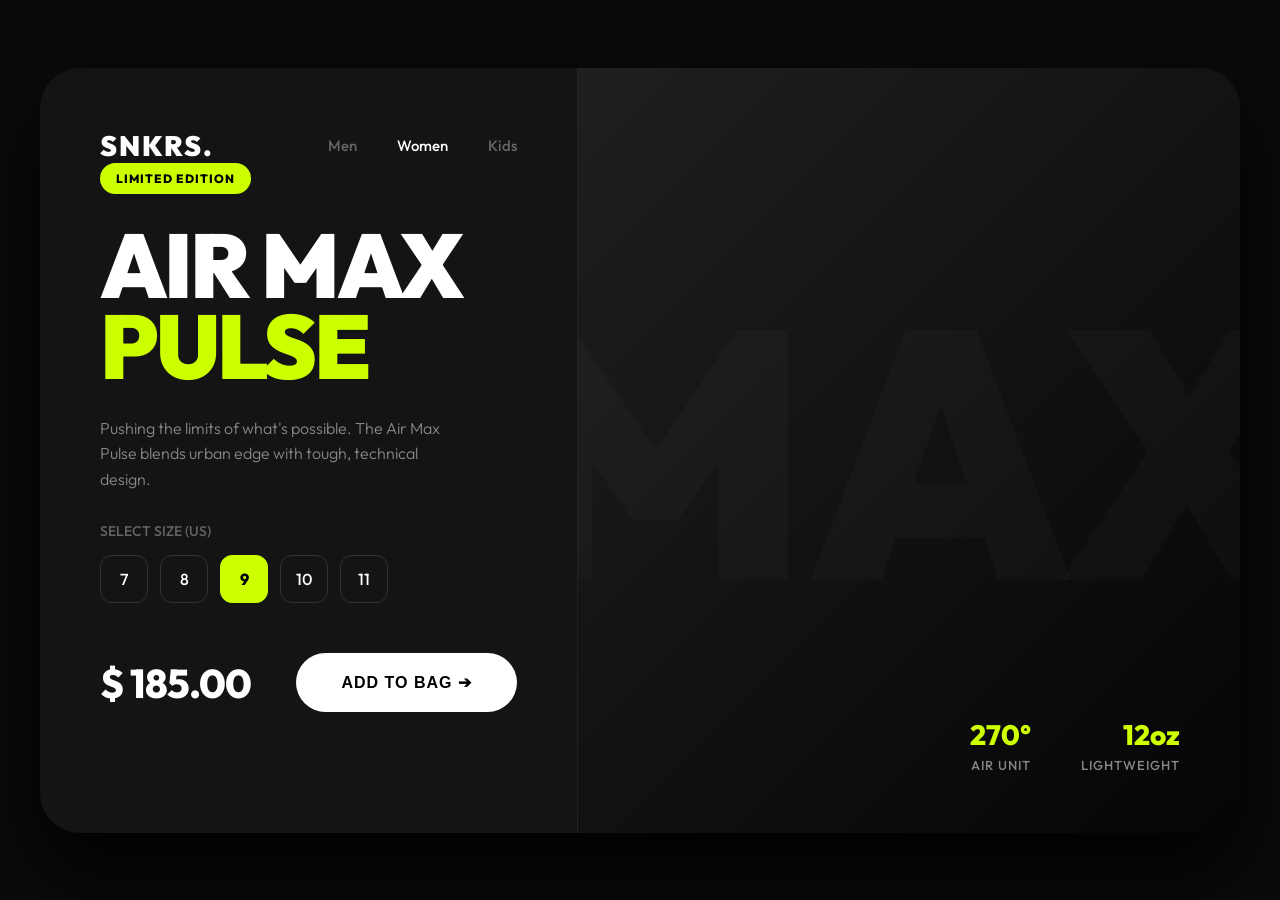
<file: practice05/index.html>
<!DOCTYPE html>
<html lang="en">
<head>
    <meta charset="UTF-8">
    <title>Trendy Sneaker Drop (Only Flexbox)</title>
    <link href="https://fonts.googleapis.com/css2?family=Outfit:wght@300;500;800;900&display=swap" rel="stylesheet">
    <link rel="stylesheet" href="style.css" />
</head>
<body>
<div class="app-container">
    <section class="info-section">
        <header class="app-header flex-row">
            <div class="logo">SNKRS.</div>
            <nav class="top-nav flex-row">
                <span>Men</span>
                <span class="active">Women</span>
                <span>Kids</span>
            </nav>
        </header>

        <div class="product-details flex-col">
            <span class="badge">Limited Edition</span>
            <h1 class="title">AIR MAX<br><span class="highlight">PULSE</span></h1>
            <p class="desc">
                Pushing the limits of what's possible. The Air Max Pulse blends urban edge with tough, technical design.
            </p>

            <div class="size-selector flex-col">
                <span class="size-label">Select Size (US)</span>
                <div class="sizes flex-row">
                    <div class="size-box">7</div>
                    <div class="size-box">8</div>
                    <div class="size-box active-size">9</div>
                    <div class="size-box">10</div>
                    <div class="size-box">11</div>
                </div>
            </div>

            <div class="action-row flex-row">
                <span class="price">$ 185.00</span>
                <button class="buy-btn">Add to Bag ➔</button>
            </div>
        </div>
    </section>

    <section class="visual-section flex-col">
        <div class="background-text">MAX</div>

        <div class="shoe-container flex-center">
            <div class="shoe-img"></div>
        </div>

        <div class="features flex-row">
            <div class="feature-item flex-col">
                <span class="f-val">270°</span>
                <span class="f-key">Air Unit</span>
            </div>
            <div class="feature-item flex-col">
                <span class="f-val">12oz</span>
                <span class="f-key">Lightweight</span>
            </div>
        </div>
    </section>

</div>
</body>
</html>
</file>
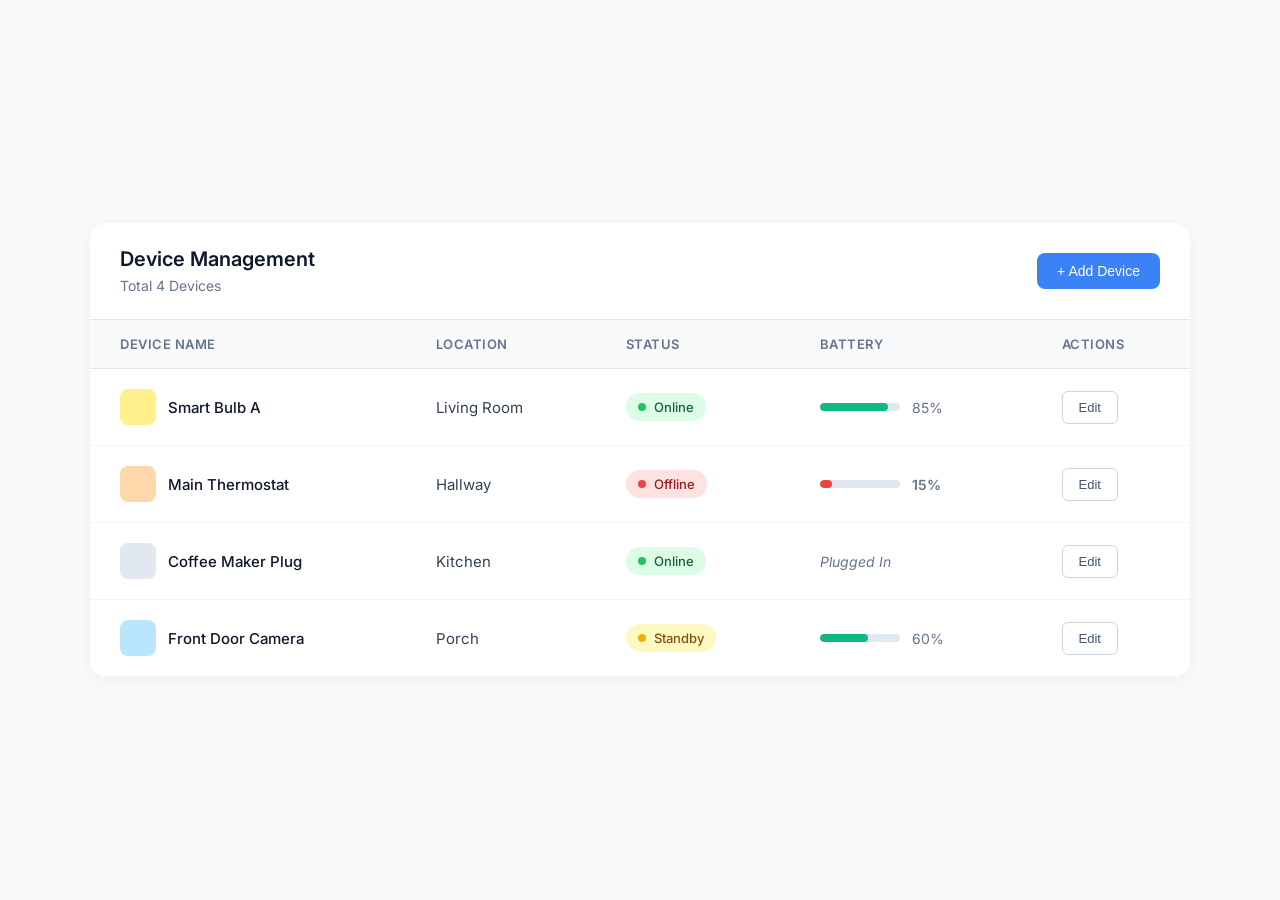
<file: practice6/index.html>
<!DOCTYPE html>
<html lang="en">
<head>
  <meta charset="UTF-8">
  <title>Device Management List</title>
  <link href="https://fonts.googleapis.com/css2?family=Inter:wght@400;500;600&display=swap" rel="stylesheet">
  <link rel="stylesheet" href="style.css" />
</head>
<body>

<div class="list-container">
  <div class="list-header">
    <div class="header-title">
      <h2>Device Management</h2>
      <span class="device-count">Total 4 Devices</span>
    </div>
    <button class="btn-add">+ Add Device</button>
  </div>

  <div class="table-wrapper">
    <table class="data-table">
      <thead>
      <tr>
        <th>Device Name</th>
        <th>Location</th>
        <th>Status</th>
        <th>Battery</th>
        <th>Actions</th>
      </tr>
      </thead>
      <tbody>
      <tr>
        <td>
          <div class="device-info">
            <div class="icon-box icon-light"></div>
            <span class="device-name">Smart Bulb A</span>
          </div>
        </td>
        <td>Living Room</td>
        <td>
          <div class="status-badge badge-online">
            <div class="status-dot"></div>
            <span>Online</span>
          </div>
        </td>
        <td>
          <div class="battery-wrapper">
            <div class="battery-bar">
              <div class="battery-fill" style="width: 85%;"></div>
            </div>
            <span class="battery-text">85%</span>
          </div>
        </td>
        <td>
          <div class="action-btns">
            <button class="btn-edit">Edit</button>
          </div>
        </td>
      </tr>

      <tr>
        <td>
          <div class="device-info">
            <div class="icon-box icon-thermostat"></div>
            <span class="device-name">Main Thermostat</span>
          </div>
        </td>
        <td>Hallway</td>
        <td>
          <div class="status-badge badge-offline">
            <div class="status-dot"></div>
            <span>Offline</span>
          </div>
        </td>
        <td>
          <div class="battery-wrapper">
            <div class="battery-bar">
              <div class="battery-fill fill-low" style="width: 15%;"></div>
            </div>
            <span class="battery-text text-low">15%</span>
          </div>
        </td>
        <td>
          <div class="action-btns">
            <button class="btn-edit">Edit</button>
          </div>
        </td>
      </tr>

      <tr>
        <td>
          <div class="device-info">
            <div class="icon-box icon-plug"></div>
            <span class="device-name">Coffee Maker Plug</span>
          </div>
        </td>
        <td>Kitchen</td>
        <td>
          <div class="status-badge badge-online">
            <div class="status-dot"></div>
            <span>Online</span>
          </div>
        </td>
        <td>
          <span class="plugged-in">Plugged In</span>
        </td>
        <td>
          <div class="action-btns">
            <button class="btn-edit">Edit</button>
          </div>
        </td>
      </tr>

      <tr>
        <td>
          <div class="device-info">
            <div class="icon-box icon-camera"></div>
            <span class="device-name">Front Door Camera</span>
          </div>
        </td>
        <td>Porch</td>
        <td>
          <div class="status-badge badge-standby">
            <div class="status-dot"></div>
            <span>Standby</span>
          </div>
        </td>
        <td>
          <div class="battery-wrapper">
            <div class="battery-bar">
              <div class="battery-fill" style="width: 60%;"></div>
            </div>
            <span class="battery-text">60%</span>
          </div>
        </td>
        <td>
          <div class="action-btns">
            <button class="btn-edit">Edit</button>
          </div>
        </td>
      </tr>
      </tbody>
    </table>
  </div>
</div>

</body>
</html>
</file>
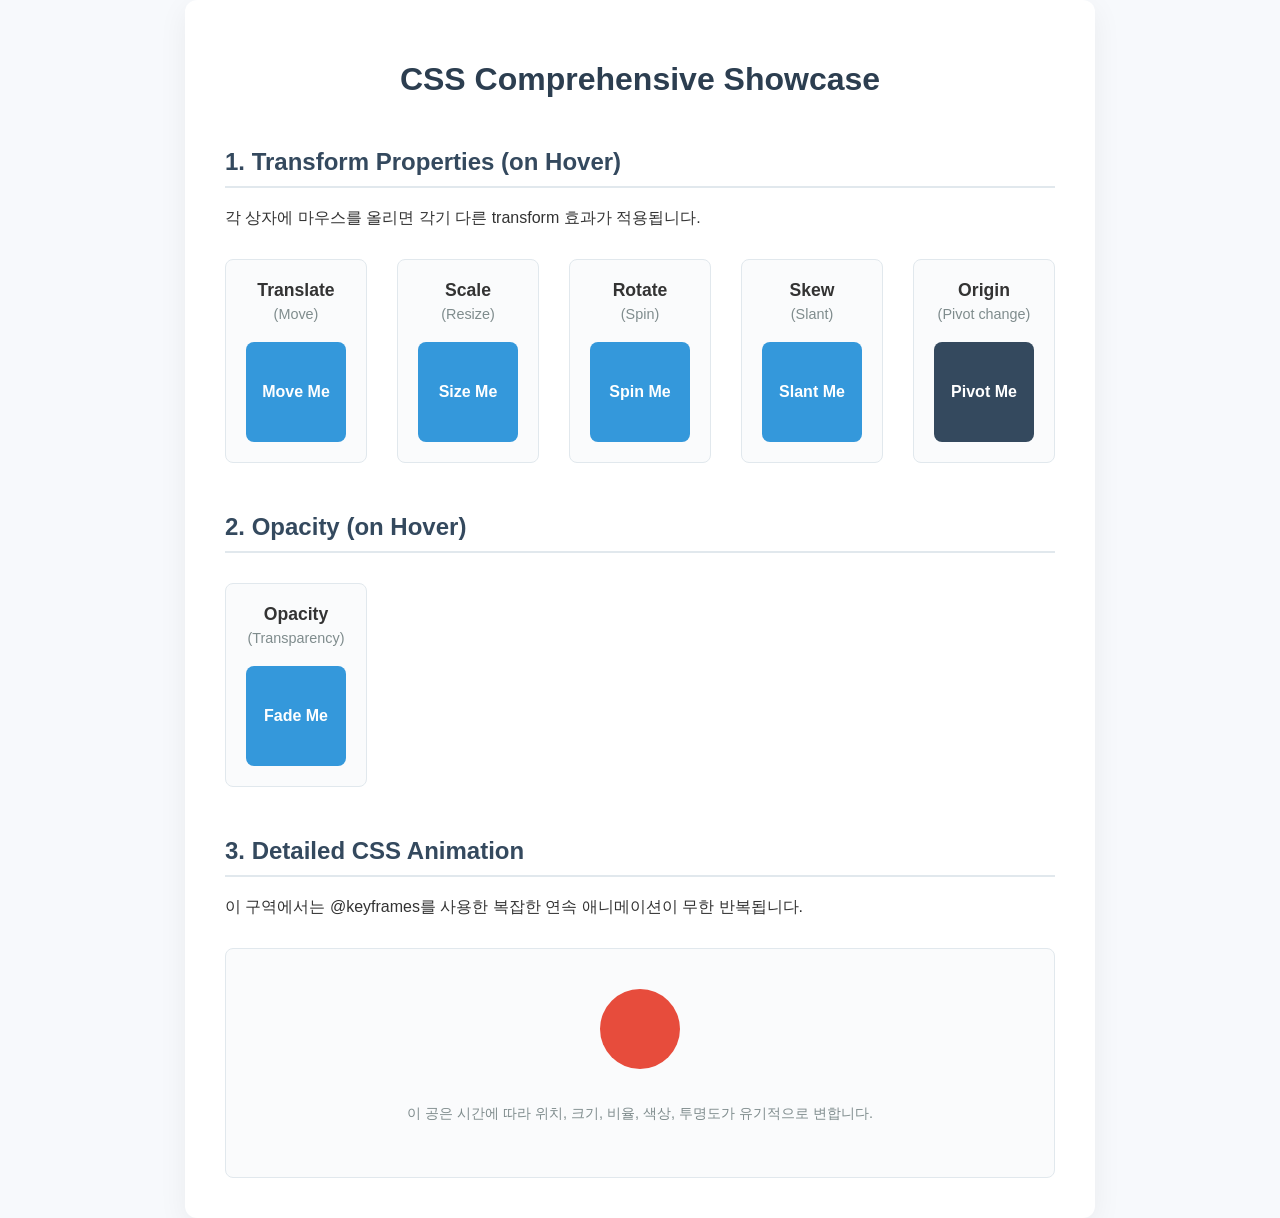
<file: animation.html>
<!DOCTYPE html>
<html lang="ko">
<head>
  <meta charset="UTF-8">
  <title>CSS 종합 효과 쇼케이스 (Transform & Animation)</title>
  <link rel="stylesheet" href="animation.css" />
</head>
<body>

<div class="container">
  <h1>CSS Comprehensive Showcase</h1>

  <h2>1. Transform Properties (on Hover)</h2>
  <p>각 상자에 마우스를 올리면 각기 다른 transform 효과가 적용됩니다.</p>
  <div class="examples-grid">

    <div class="example-card">
      <span class="example-title">Translate</span>
      <span class="example-desc">(Move)</span>
      <div class="box translate">Move Me</div>
    </div>

    <div class="example-card">
      <span class="example-title">Scale</span>
      <span class="example-desc">(Resize)</span>
      <div class="box scale">Size Me</div>
    </div>

    <div class="example-card">
      <span class="example-title">Rotate</span>
      <span class="example-desc">(Spin)</span>
      <div class="box rotate">Spin Me</div>
    </div>

    <div class="example-card">
      <span class="example-title">Skew</span>
      <span class="example-desc">(Slant)</span>
      <div class="box skew">Slant Me</div>
    </div>

    <div class="example-card origin">
      <span class="example-title">Origin</span>
      <span class="example-desc">(Pivot change)</span>
      <div class="box origin-box">Pivot Me</div>
    </div>

  </div>

  <h2>2. Opacity (on Hover)</h2>
  <div class="examples-grid">
    <div class="example-card">
      <span class="example-title">Opacity</span>
      <span class="example-desc">(Transparency)</span>
      <div class="box opacity-box">Fade Me</div>
    </div>
  </div>

  <h2>3. Detailed CSS Animation</h2>
  <p>이 구역에서는 @keyframes를 사용한 복잡한 연속 애니메이션이 무한 반복됩니다.</p>
  <div class="animation-container">
    <div class="animated-sphere"></div>
    <p style="font-size: 0.9em; color: #7f8c8d; text-align: center;">이 공은 시간에 따라 위치, 크기, 비율, 색상, 투명도가 유기적으로 변합니다.</p>
  </div>

</div>

</body>
</html>
</file>
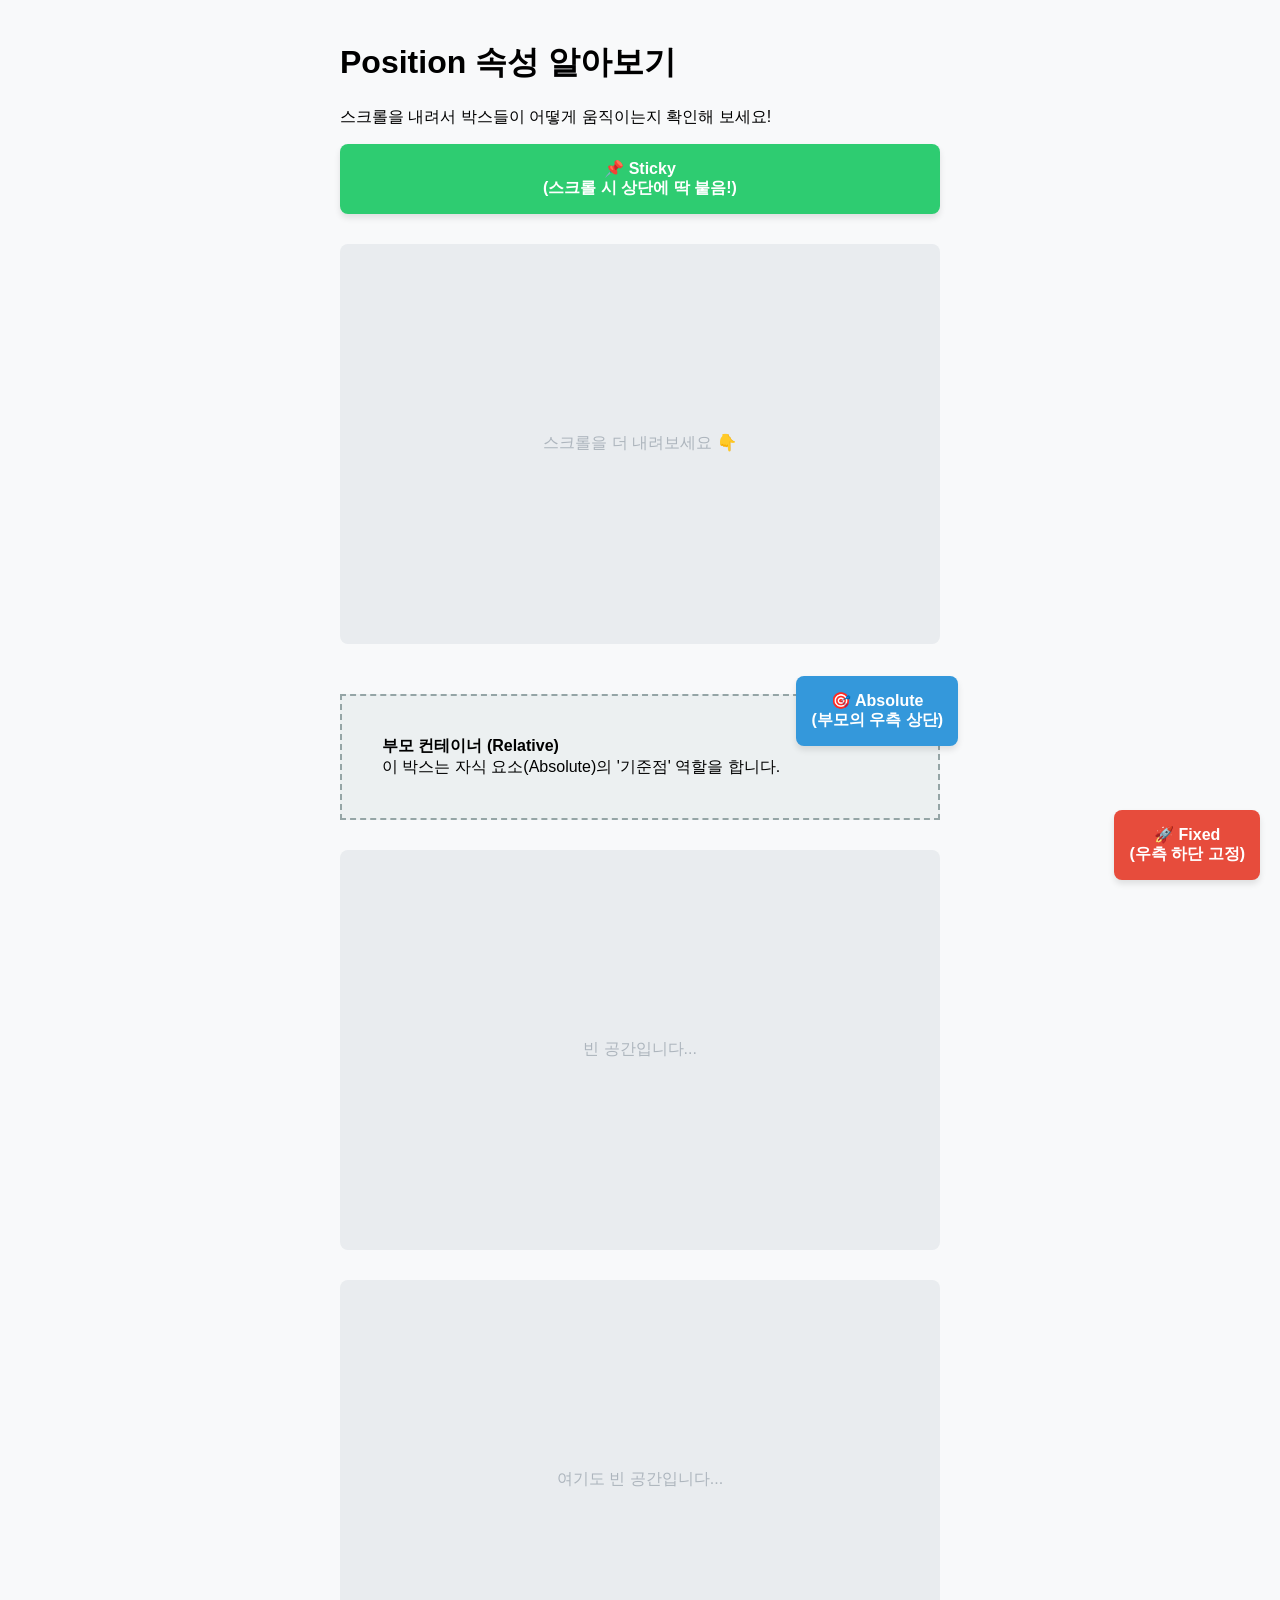
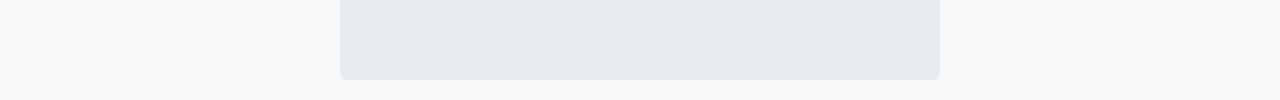
<file: position.html>
<!DOCTYPE html>
<html lang="ko">
<head>
    <meta charset="UTF-8">
    <title>Position 예제</title>
    <link rel="stylesheet" href="position.css">
</head>
<body>

<div class="box fixed">🚀 Fixed<br>(우측 하단 고정)</div>

<div class="content">
    <h1>Position 속성 알아보기</h1>
    <p>스크롤을 내려서 박스들이 어떻게 움직이는지 확인해 보세요!</p>

    <div class="box sticky">📌 Sticky<br>(스크롤 시 상단에 딱 붙음!)</div>

    <div class="spacer">스크롤을 더 내려보세요 👇</div>

    <div class="parent-relative">
        <strong>부모 컨테이너 (Relative)</strong><br>
        이 박스는 자식 요소(Absolute)의 '기준점' 역할을 합니다.

        <div class="box absolute">🎯 Absolute<br>(부모의 우측 상단)</div>
    </div>

    <div class="spacer">빈 공간입니다...</div>
    <div class="spacer">여기도 빈 공간입니다...</div>
</div>

</body>
</html>
</file>
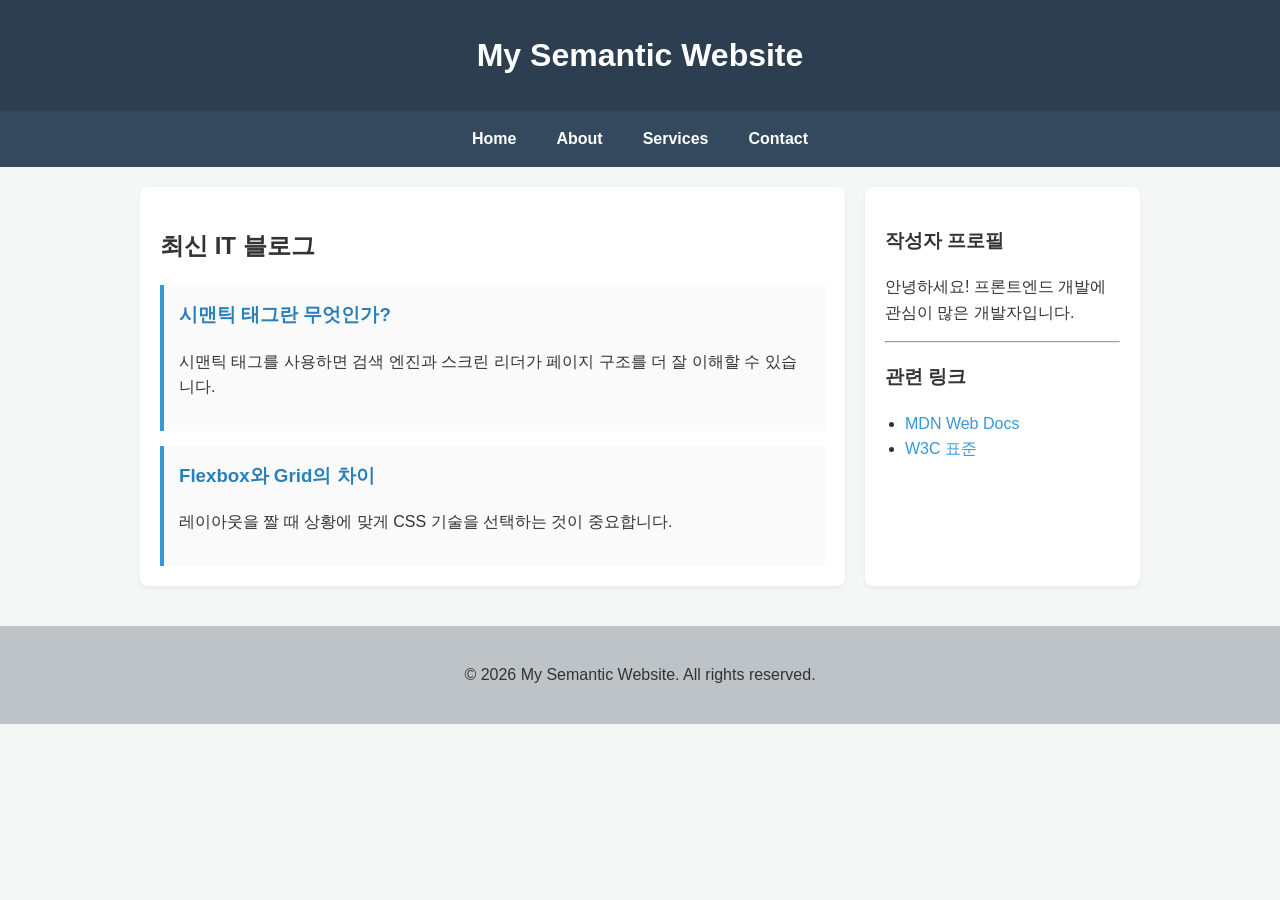
<file: semantic.html>
<!DOCTYPE html>
<html lang="ko">
<head>
  <meta charset="UTF-8">
  <title>시맨틱 태그 레이아웃</title>
  <link rel="stylesheet" href="semantic.css">
</head>
<body>

<header>
  <h1>My Semantic Website</h1>
</header>

<nav>
  <ul>
    <li><a href="#">Home</a></li>
    <li><a href="#">About</a></li>
    <li><a href="#">Services</a></li>
    <li><a href="#">Contact</a></li>
  </ul>
</nav>

<div class="layout-wrapper">

  <main>
    <section>
      <h2>최신 IT 블로그</h2>

      <article>
        <h3>시맨틱 태그란 무엇인가?</h3>
        <p>시맨틱 태그를 사용하면 검색 엔진과 스크린 리더가 페이지 구조를 더 잘 이해할 수 있습니다.</p>
      </article>

      <article>
        <h3>Flexbox와 Grid의 차이</h3>
        <p>레이아웃을 짤 때 상황에 맞게 CSS 기술을 선택하는 것이 중요합니다.</p>
      </article>
    </section>
  </main>

  <aside>
    <h3>작성자 프로필</h3>
    <p>안녕하세요! 프론트엔드 개발에 관심이 많은 개발자입니다.</p>
    <hr>
    <h3>관련 링크</h3>
    <ul>
      <li><a href="#">MDN Web Docs</a></li>
      <li><a href="#">W3C 표준</a></li>
    </ul>
  </aside>

</div>

<footer>
  <p>&copy; 2026 My Semantic Website. All rights reserved.</p>
</footer>

</body>
</html>
</file>
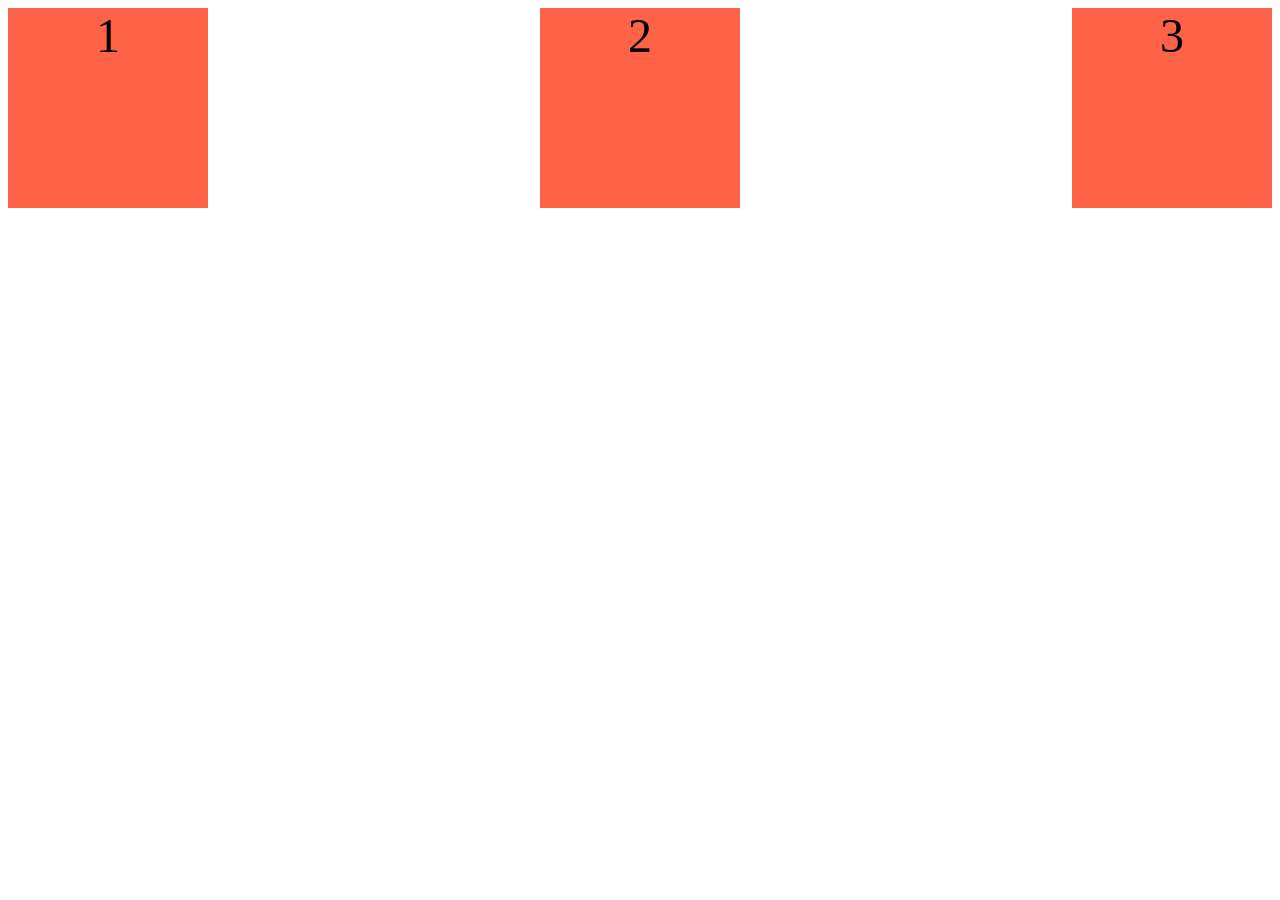
<file: lecture02/changeFlex.html>
<!DOCTYPE html>
<html lang="en">
<head>
    <meta charset="UTF-8">
    <title>Title</title>
    <link rel="stylesheet" href="style.css">
</head>
<body>
<div class="box">1</div>
<div class="box">2</div>
<div class="box">3</div>
</body>
</html>
</file>
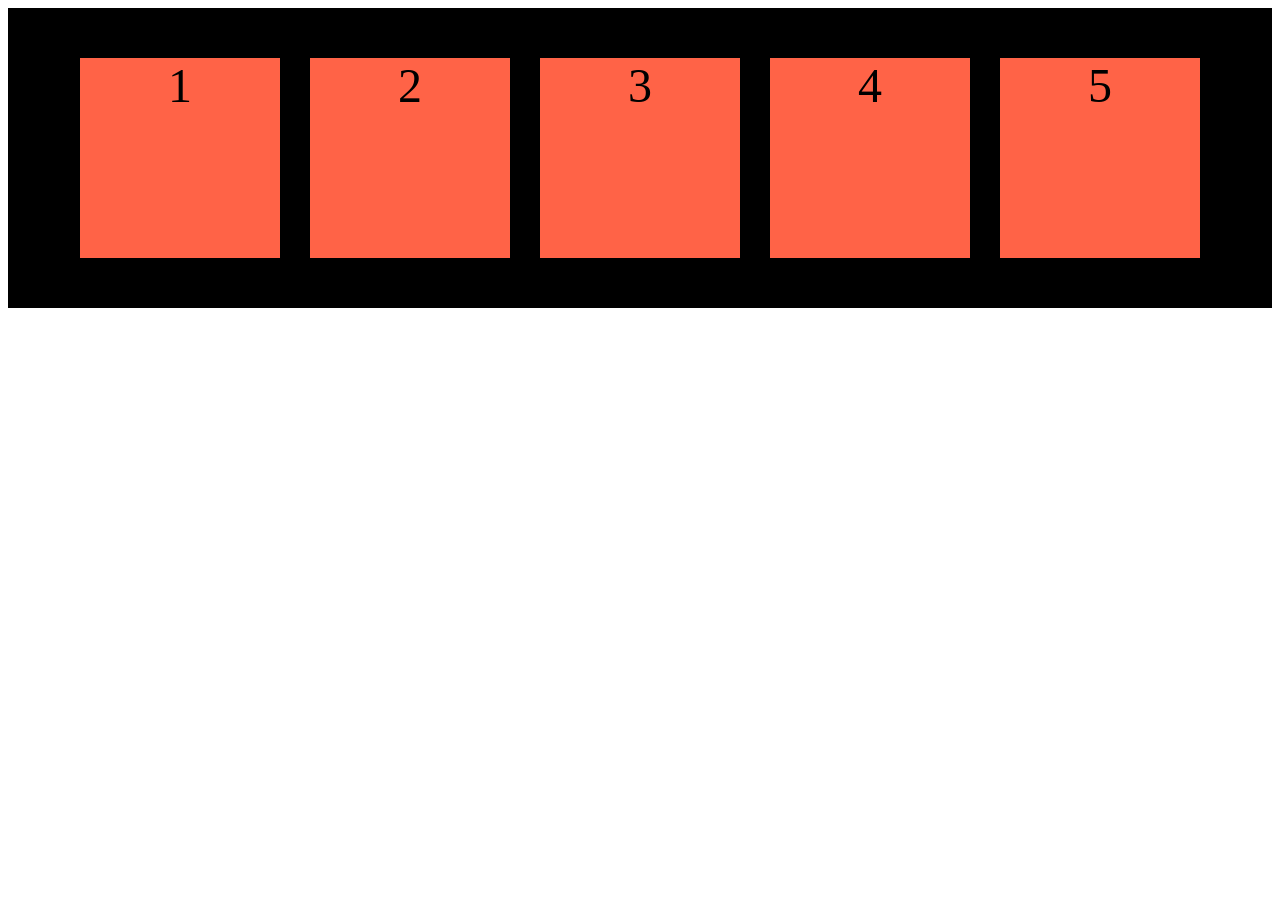
<file: lecture04/axis.html>
<!DOCTYPE html>
<html lang="en">
<head>
    <meta charset="UTF-8">
    <title>Title</title>
    <link rel="stylesheet" href="style.css">
</head>
<body>
<div class="container">
    <div class="box">1</div>
    <div class="box">2</div>
    <div class="box">3</div>
    <div class="box">4</div>
    <div class="box">5</div>
</div>
</body>
</html>
</file>
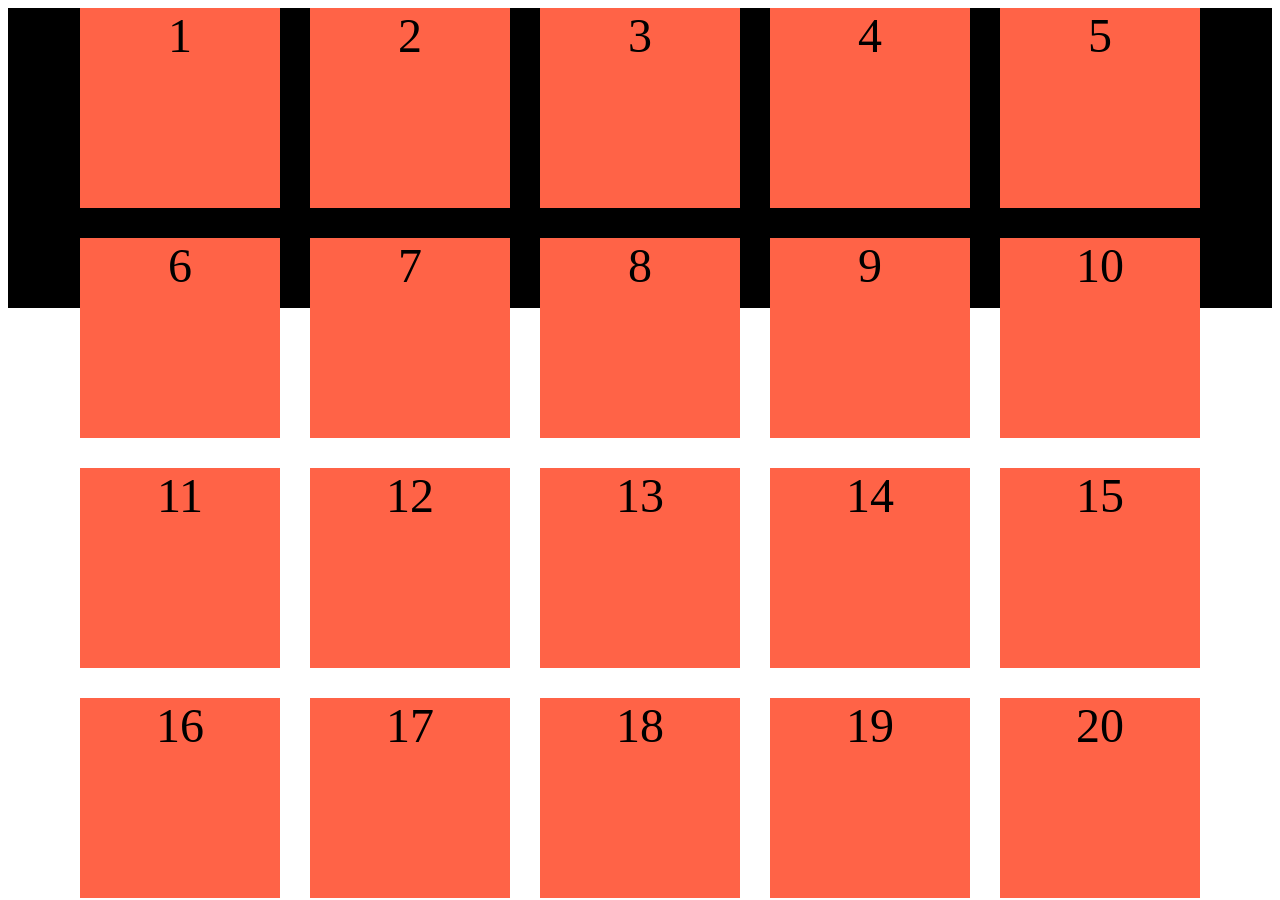
<file: lecture05/flexWrap.html>
<!DOCTYPE html>
<html lang="en">
<head>
    <meta charset="UTF-8">
    <title>Title</title>
    <link rel="stylesheet" href="style.css">
</head>
<body>
<div class="container">
    <div class="box">1</div>
    <div class="box">2</div>
    <div class="box">3</div>
    <div class="box">4</div>
    <div class="box">5</div>
    <div class="box">6</div>
    <div class="box">7</div>
    <div class="box">8</div>
    <div class="box">9</div>
    <div class="box">10</div>
    <div class="box">11</div>
    <div class="box">12</div>
    <div class="box">13</div>
    <div class="box">14</div>
    <div class="box">15</div>
    <div class="box">16</div>
    <div class="box">17</div>
    <div class="box">18</div>
    <div class="box">19</div>
    <div class="box">20</div>
</div>
</body>
</html>
</file>
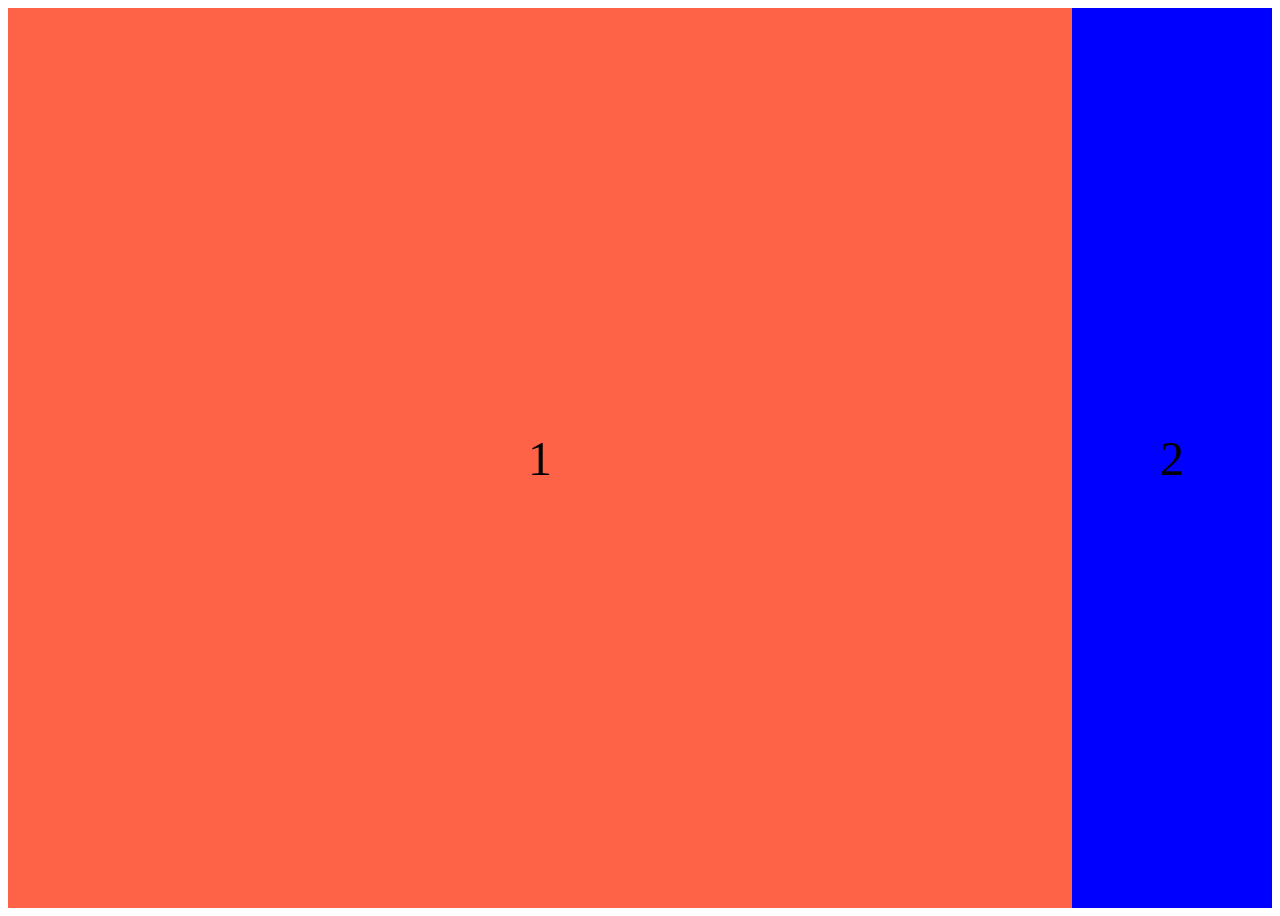
<file: lecture07/flexGrow.html>
<!DOCTYPE html>
<html lang="en">
<head>
    <meta charset="UTF-8">
    <title>Title</title>
    <link rel="stylesheet" href="style.css">
</head>
<body>
<div class="container">
    <div class="box">1</div>
    <div class="box">2</div>
</div>
</body>
</html>
</file>
<file: practice05/style.css>
/* 기본 설정 초기화 */
* {
    margin: 0;
    padding: 0;
    box-sizing: border-box;
}

body {
    font-family: 'Outfit', sans-serif;
    background-color: #0a0a0a;
    color: #ffffff;
    height: 100vh;
    display: flex;
    justify-content: center;
    align-items: center;
    padding: 40px;
}

.flex-row {
    display: flex;
    align-items: center;
}

.flex-col {
    display: flex;
    flex-direction: column;
}

.flex-center {
    display: flex;
    justify-content: center;
    align-items: center;
}

.app-container {
    display: flex;
    width: 100%;
    max-width: 1300px;
    height: 85vh;
    background-color: #141414;
    border-radius: 40px;
    overflow: hidden;
    box-shadow: 0 40px 80px rgba(0, 0, 0, 0.9);
}

.info-section {
    flex: 1;
    padding: 60px;
    justify-content: space-between;
    z-index: 2;
}

.app-header {
    justify-content: space-between;
}

.logo {
    font-size: 28px;
    font-weight: 900;
    letter-spacing: 2px;
}

.top-nav {
    gap: 40px;
    font-size: 15px;
    font-weight: 500;
    color: #666;
}

.top-nav span {
    cursor: pointer;
    transition: color 0.3s;
}

.top-nav span:hover, .top-nav .active {
    color: #fff;
}

.product-details {
    gap: 30px;
    margin-bottom: 20px;
}

.badge {
    align-self: flex-start;
    background-color: #ccff00;
    color: #000;
    padding: 8px 16px;
    border-radius: 20px;
    font-size: 12px;
    font-weight: 800;
    text-transform: uppercase;
    letter-spacing: 1px;
}

.title {
    font-size: 90px;
    font-weight: 900;
    line-height: 0.9;
    letter-spacing: -3px;
}

.highlight {
    color: #ccff00;
}

.desc {
    color: #888;
    font-size: 16px;
    line-height: 1.6;
    max-width: 85%;
    font-weight: 300;
}

.size-selector {
    gap: 15px;
}

.size-label {
    font-size: 14px;
    color: #666;
    font-weight: 500;
    text-transform: uppercase;
}

.sizes {
    gap: 12px;
}

.size-box {
    width: 48px;
    height: 48px;
    display: flex;
    justify-content: center;
    align-items: center;
    border: 1px solid #333;
    border-radius: 12px;
    font-size: 16px;
    font-weight: 500;
    cursor: pointer;
    transition: all 0.2s;
}

.size-box:hover {
    border-color: #ccff00;
    color: #ccff00;
}

.active-size {
    background-color: #ccff00;
    color: #000;
    border-color: #ccff00;
    font-weight: 800;
}

.active-size:hover {
    color: #000;
}

.action-row {
    justify-content: space-between;
    margin-top: 20px;
}

.price {
    font-size: 40px;
    font-weight: 800;
    letter-spacing: -1px;
}

.buy-btn {
    background-color: #fff;
    color: #000;
    padding: 20px 45px;
    border: none;
    border-radius: 40px;
    font-size: 16px;
    font-weight: 800;
    text-transform: uppercase;
    letter-spacing: 1px;
    cursor: pointer;
    transition: transform 0.2s, background-color 0.2s;
}

.buy-btn:hover {
    background-color: #ccff00;
    transform: translateY(-3px);
}

.visual-section {
    flex: 1.3;
    background: linear-gradient(135deg, #1f1f1f 0%, #050505 100%);
    position: relative;
    padding: 60px;
    border-left: 1px solid #222;
    overflow: hidden;
}

.background-text {
    position: absolute;
    top: 50%;
    left: 50%;
    transform: translate(-50%, -50%);
    font-size: 350px;
    font-weight: 900;
    color: rgba(255, 255, 255, 0.02);
    z-index: 1;
    user-select: none;
}


.shoe-container {
    flex: 1;
    z-index: 2;
}

.shoe-img {
    width: 100%;
    height: 100%;
    background-image: url("https://images.unsplash.com/photo-1600185365483-26d7a4cc7519?q=80&w=800&auto=format&fit=crop");
    background-size: contain;
    background-position: center;
    background-repeat: no-repeat;

    transform: rotate(-15deg) translateY(-20px) scale(1.1);
    filter: drop-shadow(20px 40px 20px rgba(0, 0, 0, 0.7));
    transition: transform 0.6s cubic-bezier(0.25, 0.46, 0.45, 0.94);
}

.visual-section:hover .shoe-img {
    transform: rotate(-5deg) translateY(-40px) scale(1.15);
}

.features {
    z-index: 2;
    justify-content: flex-end;
    gap: 50px;
}

.feature-item {
    align-items: flex-end;
    gap: 5px;
}

.f-val {
    font-size: 28px;
    font-weight: 800;
    color: #ccff00;
}

.f-key {
    font-size: 13px;
    font-weight: 500;
    color: #888;
    text-transform: uppercase;
    letter-spacing: 1px;
}
</file>
<file: practice6/style.css>
/* 기본 초기화 */
* {
    margin: 0;
    padding: 0;
    box-sizing: border-box;
}

body {
    font-family: 'Inter', sans-serif;
    background-color: #f8fafc; /* 밝고 부드러운 배경 */
    color: #334155;
    height: 100vh;
    display: flex;
    justify-content: center;
    align-items: center;
    padding: 20px;
}

/* 전체 컨테이너 */
.list-container {
    width: 100%;
    max-width: 1100px;
    background-color: #ffffff;
    border-radius: 16px;
    box-shadow: 0 4px 20px rgba(0, 0, 0, 0.05);
    overflow: hidden; /* 자식 요소가 모서리를 튀어나오지 않게 함 */
    display: flex;
    flex-direction: column;
}

/* 상단 헤더 영역 */
.list-header {
    display: flex;
    justify-content: space-between;
    align-items: center;
    padding: 24px 30px;
    border-bottom: 1px solid #e2e8f0;
}

.header-title h2 {
    font-size: 20px;
    font-weight: 600;
    color: #0f172a;
    margin-bottom: 4px;
}

.device-count {
    font-size: 14px;
    color: #64748b;
}

.btn-add {
    padding: 10px 20px;
    background-color: #3b82f6;
    color: white;
    border: none;
    border-radius: 8px;
    font-size: 14px;
    font-weight: 500;
    cursor: pointer;
    transition: 0.2s;
}

.btn-add:hover {
    background-color: #2563eb;
}

/* 테이블 공통 스타일 */
.table-wrapper {
    width: 100%;
    overflow-x: auto; /* 화면이 좁아지면 가로 스크롤 허용 */
}

.data-table {
    width: 100%;
    border-collapse: collapse; /* 테이블 셀 사이의 여백 제거 */
    text-align: left;
}

/* 테이블 헤더 */
.data-table th {
    background-color: #f8fafc;
    color: #64748b;
    font-size: 13px;
    font-weight: 600;
    text-transform: uppercase;
    letter-spacing: 0.5px;
    padding: 16px 30px;
    border-bottom: 1px solid #e2e8f0;
}

/* 테이블 본문 (행) */
.data-table td {
    padding: 20px 30px;
    border-bottom: 1px solid #f1f5f9;
    font-size: 15px;
    vertical-align: middle;
}

.data-table tbody tr {
    transition: background-color 0.2s;
}

.data-table tbody tr:hover {
    background-color: #f8fafc; /* 마우스 올렸을 때 하이라이트 효과 */
}

/* 기기 정보 (아이콘 + 이름) */
.device-info {
    display: flex;
    align-items: center;
    gap: 12px;
}

.icon-box {
    width: 36px;
    height: 36px;
    border-radius: 8px;
    display: flex;
    justify-content: center;
    align-items: center;
}

/* 기기별 아이콘 색상 임의 지정 (실제 이미지 대신 색상 박스로 표현) */
.icon-light { background-color: #fef08a; }
.icon-thermostat { background-color: #fed7aa; }
.icon-plug { background-color: #e2e8f0; }
.icon-camera { background-color: #bae6fd; }

.device-name {
    font-weight: 500;
    color: #0f172a;
}

/* 상태 뱃지 (가상요소 없이 외부 div와 내부 dot div 사용) */
.status-badge {
    display: inline-flex;
    align-items: center;
    gap: 8px;
    padding: 6px 12px;
    border-radius: 20px;
    font-size: 13px;
    font-weight: 500;
}

.status-dot {
    width: 8px;
    height: 8px;
    border-radius: 50%;
}

/* 상태별 색상 (온라인, 오프라인, 대기) */
.badge-online { background-color: #dcfce7; color: #166534; }
.badge-online .status-dot { background-color: #22c55e; }

.badge-offline { background-color: #fee2e2; color: #991b1b; }
.badge-offline .status-dot { background-color: #ef4444; }

.badge-standby { background-color: #fef9c3; color: #854d0e; }
.badge-standby .status-dot { background-color: #eab308; }

/* 배터리 게이지 (가상요소 없이 두 개의 div 겹침) */
.battery-wrapper {
    display: flex;
    align-items: center;
    gap: 12px;
}

.battery-bar {
    width: 80px;
    height: 8px;
    background-color: #e2e8f0;
    border-radius: 4px;
    overflow: hidden;
}

.battery-fill {
    height: 100%;
    background-color: #10b981;
    border-radius: 4px;
}

.fill-low { background-color: #ef4444; }
.text-low { color: #ef4444; font-weight: 600; }

.battery-text {
    font-size: 14px;
    color: #64748b;
    width: 35px;
}

.plugged-in {
    font-size: 14px;
    color: #64748b;
    font-style: italic;
}

/* 액션 버튼 */
.btn-edit {
    padding: 8px 16px;
    background-color: transparent;
    border: 1px solid #cbd5e1;
    border-radius: 6px;
    color: #475569;
    font-size: 13px;
    font-weight: 500;
    cursor: pointer;
    transition: 0.2s;
}

.btn-edit:hover {
    border-color: #94a3b8;
    background-color: #f1f5f9;
}
</file>
<file: animation.css>
body {
    font-family: sans-serif;
    background-color: #f7f9fc;
    margin: 0;
    display: flex;
    justify-content: center;
    align-items: center;
    min-height: 100vh;
    color: #333;
}

.container {
    max-width: 1000px;
    padding: 40px;
    background: #fff;
    border-radius: 12px;
    box-shadow: 0 8px 30px rgba(0,0,0,0.06);
}

h1 {
    text-align: center;
    margin-bottom: 50px;
    color: #2c3e50;
}

h2 {
    border-bottom: 2px solid #e1e8ed;
    padding-bottom: 10px;
    margin-top: 50px;
    color: #34495e;
}

.examples-grid {
    display: flex;
    flex-wrap: wrap;
    gap: 30px;
    margin-top: 30px;
}

.example-card {
    background-color: #fafbfc;
    border: 1px solid #e1e8ed;
    border-radius: 8px;
    padding: 20px;
    text-align: center;
    transition: box-shadow 0.3s ease;
}

.example-card:hover {
    box-shadow: 0 4px 15px rgba(0,0,0,0.08);
}

.example-title {
    font-weight: bold;
    font-size: 1.1em;
    margin-bottom: 5px;
    display: block;
}

.example-desc {
    font-size: 0.9em;
    color: #7f8c8d;
    margin-bottom: 20px;
    display: block;
}

/* 공통 상자 스타일 */
.box {
    width: 100px;
    height: 100px;
    background-color: #3498db;
    color: white;
    display: flex;
    justify-content: center;
    align-items: center;
    font-weight: bold;
    margin: 0 auto;
    border-radius: 8px;
    /* 부드러운 전환 효과 (Hover 시 적용) */
    transition: all 0.4s ease;
}

/* 1. Transform / Translate (위치 이동) */
.box.translate:hover {
    background-color: #2ecc71;
    /* 가로로 50px, 세로로 -30px 이동 (원래 위치 기준) */
    transform: translate(50px, -30px);
}

/* 2. Transform / Scale (크기 조절) */
.box.scale:hover {
    background-color: #e74c3c;
    /* 가로, 세로 모두 1.5배 확대 */
    transform: scale(1.5);
}

/* 3. Transform / Rotate (회전) */
.box.rotate:hover {
    background-color: #f39c12;
    /* 360도 회전 (시계 방향) */
    transform: rotate(360deg);
}

/* 4. Transform / Skew (비틀기) */
.box.skew:hover {
    background-color: #9b59b6;
    /* 가로로 20도, 세로로 10도 비틀기 */
    transform: skew(20deg, 10deg);
}

/* 5. Transform / Origin (기준점 변경 회전) */
.box.origin-box {
    background-color: #34495e;
    transform-origin: top left; /* 기준점을 왼쪽 상단으로 변경 */
}
.example-card.origin:hover .box.origin-box {
    transform: rotate(90deg); /* 왼쪽 상단을 기준으로 90도 회전 */
}

/* 6. Opacity (투명도) */
.box.opacity-box:hover {
    /* 완전히 불투명(1)에서 반투명(0.5)으로 변경 */
    opacity: 0.5;
}

/* 7. 상세 CSS Animation 예제 */
.animation-container {
    display: flex;
    flex-direction: column;
    align-items: center;
    gap: 20px;
    padding: 40px 0;
    background-color: #fafbfc;
    border-radius: 8px;
    border: 1px solid #e1e8ed;
    margin-top: 30px;
}

.animated-sphere {
    width: 80px;
    height: 80px;
    background-color: #e74c3c;
    border-radius: 50%;
    /* 애니메이션 적용: 이름(bounceAndPulse), 시간(2s), 무한반복(infinite), 부드럽게(ease-in-out) */
    animation: bounceAndPulse 2s infinite ease-in-out;
}

/* bounceAndPulse라는 이름의 상세 애니메이션 타임라인 */
@keyframes bounceAndPulse {
    0% {
        /* 시작: 원래 위치, 원래 크기 */
        transform: translateY(0) scale(1);
        background-color: #e74c3c;
    }
    25% {
        /* 25% 지점: 위로 100px 이동, 약간 확대 */
        transform: translateY(-100px) scale(1.1);
        background-color: #e74c3c;
    }
    50% {
        /* 50% 지점: 다시 원래 위치로 낙하, 가로로 찌그러짐(충격), 색상 변경 */
        transform: translateY(0) scaleX(1.3) scaleY(0.8);
        background-color: #3498db;
    }
    75% {
        /* 75% 지점: 바닥에서 튀어오름, 원래 비율 회복, 반투명 */
        transform: translateY(-40px) scale(1);
        background-color: #3498db;
        opacity: 0.7;
    }
    100% {
        /* 끝(루프): 시작 상태로 회귀 */
        transform: translateY(0) scale(1);
        background-color: #e74c3c;
        opacity: 1;
    }
}
</file>
<file: position.css>
/* 기본 레이아웃 설정 */
body {
    margin: 0;
    font-family: sans-serif;
    background-color: #f8f9fa;
}

.content {
    max-width: 600px;
    margin: 0 auto;
    padding: 20px;
}

/* 공통 박스 스타일 */
.box {
    padding: 15px;
    color: white;
    font-weight: bold;
    text-align: center;
    border-radius: 8px;
    box-shadow: 0 4px 6px rgba(0,0,0,0.1);
}

/* 🚀 1. Fixed (고정) */
.fixed {
    position: fixed;
    bottom: 20px;   /* 브라우저 창 바닥에서 20px 위 */
    right: 20px;    /* 브라우저 창 오른쪽에서 20px 왼쪽 */
    background-color: #e74c3c; /* 빨간색 */
    z-index: 100;   /* 다른 요소들보다 항상 위에 보이도록 설정 */
}

/* 📌 2. Sticky (끈적끈적하게 붙음) */
.sticky {
    position: sticky;
    top: 10px;      /* 스크롤 하다가 화면 상단 10px 위치에 닿으면 고정됨 */
    background-color: #2ecc71; /* 초록색 */
    z-index: 50;
}

/* 📦 3. Relative (상대적 위치 & 기준점) */
.parent-relative {
    position: relative; /* 자식인 absolute 요소의 기준점이 됩니다 */
    background-color: #ecf0f1;
    padding: 40px;
    border: 2px dashed #95a5a6;
    margin-top: 50px;
}

/* 🎯 4. Absolute (절대적 위치) */
.absolute {
    position: absolute;
    top: -20px;     /* '기준점(부모)'의 상단에서 위로 20px 튀어나감 */
    right: -20px;   /* '기준점(부모)'의 우측에서 오른쪽으로 20px 튀어나감 */
    background-color: #3498db; /* 파란색 */
}

/* 스크롤을 만들기 위한 긴 빈 공간 */
.spacer {
    height: 400px;
    background-color: #e9ecef;
    margin-top: 30px;
    display: flex;
    align-items: center;
    justify-content: center;
    color: #adb5bd;
    border-radius: 8px;
}
</file>
<file: lecture02/style.css>
/* flexbox는 정렬을 할 요소가 존재하는 부모에 정의함 */
body {
    /* flex를 적용 */
    display: flex;

    /* justify-content 프로퍼티 : x축의 방향에서의 정렬을 선언. 생략하면 flex-start가 기본값 */
    /* space-between : 맨 마지막 양 옆에 요소를 배치하고, 나머지 요소를 안에 동일한 여백을 갖도록 배치하겠다 */
    justify-content: space-between;
}

.box {
    width: 200px;
    height: 200px;
    background-color: tomato;
    font-size: 3rem;
    text-align: center;
}
</file>
<file: lecture04/style.css>
/* flexbox는 정렬을 할 요소가 존재하는 부모에 정의함 */
.container {
    height: 300px;
    background-color: black;

    /* flex를 적용 */
    display: flex;

    /* flex-direction 프로퍼티 : flexbox가 요소를 정렬하는 방향을 지정. 생략하면 row가 기본값  */
    /* row : 가로 정렬 */
    /* column : 세로 정렬 */
    /* row-reverse : 가로 정렬 (거꾸로) */
    /* column-reverse : 세로 정렬 (거꾸로) */
    flex-direction: row;

    /* justify-content 프로퍼티 : x축의 방향에서의 정렬을 선언. 생략하면 flex-start가 기본값 */
    /* center : 가운데로 모아서 배치하겠다.  */
    justify-content: center;

    /* gap 프로퍼티 : 각 요소 사이의 여백을 이만큼 적용하겠다. 생략하면 0이 기본값  */
    gap: 30px;

    /* align-items 프로퍼티 : y축의 방향에서의 정렬을 선언. 생략하면 flex-start가 기본 값 */
    align-items: center;
}

.box {
    width: 200px;
    height: 200px;
    background-color: tomato;
    font-size: 3rem;
    text-align: center;
}
</file>
<file: lecture05/style.css>
/* flexbox는 정렬을 할 요소가 존재하는 부모에 정의함 */
.container {
    height: 300px;
    background-color: black;

    /* flex를 적용 */
    display: flex;

    /* flex-direction 프로퍼티 : flexbox가 요소를 정렬하는 방향을 지정. 생략하면 row가 기본값  */
    /* row : 가로 정렬 */
    /* column : 세로 정렬 */
    /* row-reverse : 가로 정렬 (거꾸로) */
    /* column-reverse : 세로 정렬 (거꾸로) */
    flex-direction: row;

    /* justify-content 프로퍼티 : x축의 방향에서의 정렬을 선언. 생략하면 flex-start가 기본값 */
    /* center : 가운데로 모아서 배치하겠다.  */
    justify-content: center;

    /* gap 프로퍼티 : 각 요소 사이의 여백을 이만큼 적용하겠다. 생략하면 0이 기본값  */
    gap: 30px;

    /* column-gap 프로퍼티 : column에 적용되는 요소 사이의 여백을 적용하는 프로퍼티 */
    column-gap: 30px;

    /* row-gap 프로퍼티 : row에 적용되는 요소 사이의 여백을 적용하는 프로퍼티 */
    row-gap: 30px;

    /* align-items 프로퍼티 : y축의 방향에서의 정렬을 선언. 생략하면 flex-start가 기본 값 */
    align-items: center;

    /* flex-wrap 프로퍼티 : flexbox 내부의 요소를 자동으로 조절할 것인지 말 것인지를 결정. 기본값은 nowrap */
    /* nowrap : 줄바꿈 없음. 자동으로 내부 요소의 길이를 조절하여 우겨넣음 */
    /* wrap : 줄바꿈 허용. 내부 요소의 길이를 그대로 사용함 */
    flex-wrap: wrap;
}

.box {
    width: 200px;
    height: 200px;
    background-color: tomato;
    font-size: 3rem;
    text-align: center;
}
</file>
<file: lecture07/style.css>
.container {
    width: 100%;
    height: 100dvh;
    display: flex;
    justify-content: center;
    flex-direction: row;
    background-color: black;
}

.box {
    width: 200px;
    font-size: 3rem;
    display: flex;
    justify-content: center;
    align-items: center;
}

.box:first-child {
    background-color: tomato;
    /* flex-grow 프로퍼티 : 내부 요소들에 비율을 지정해주어 자동으로 사이즈가 정해지도록 하는 프로퍼티 */
    flex-grow: 1;
}

.box:last-child {
    background-color: blue;
}
</file>
